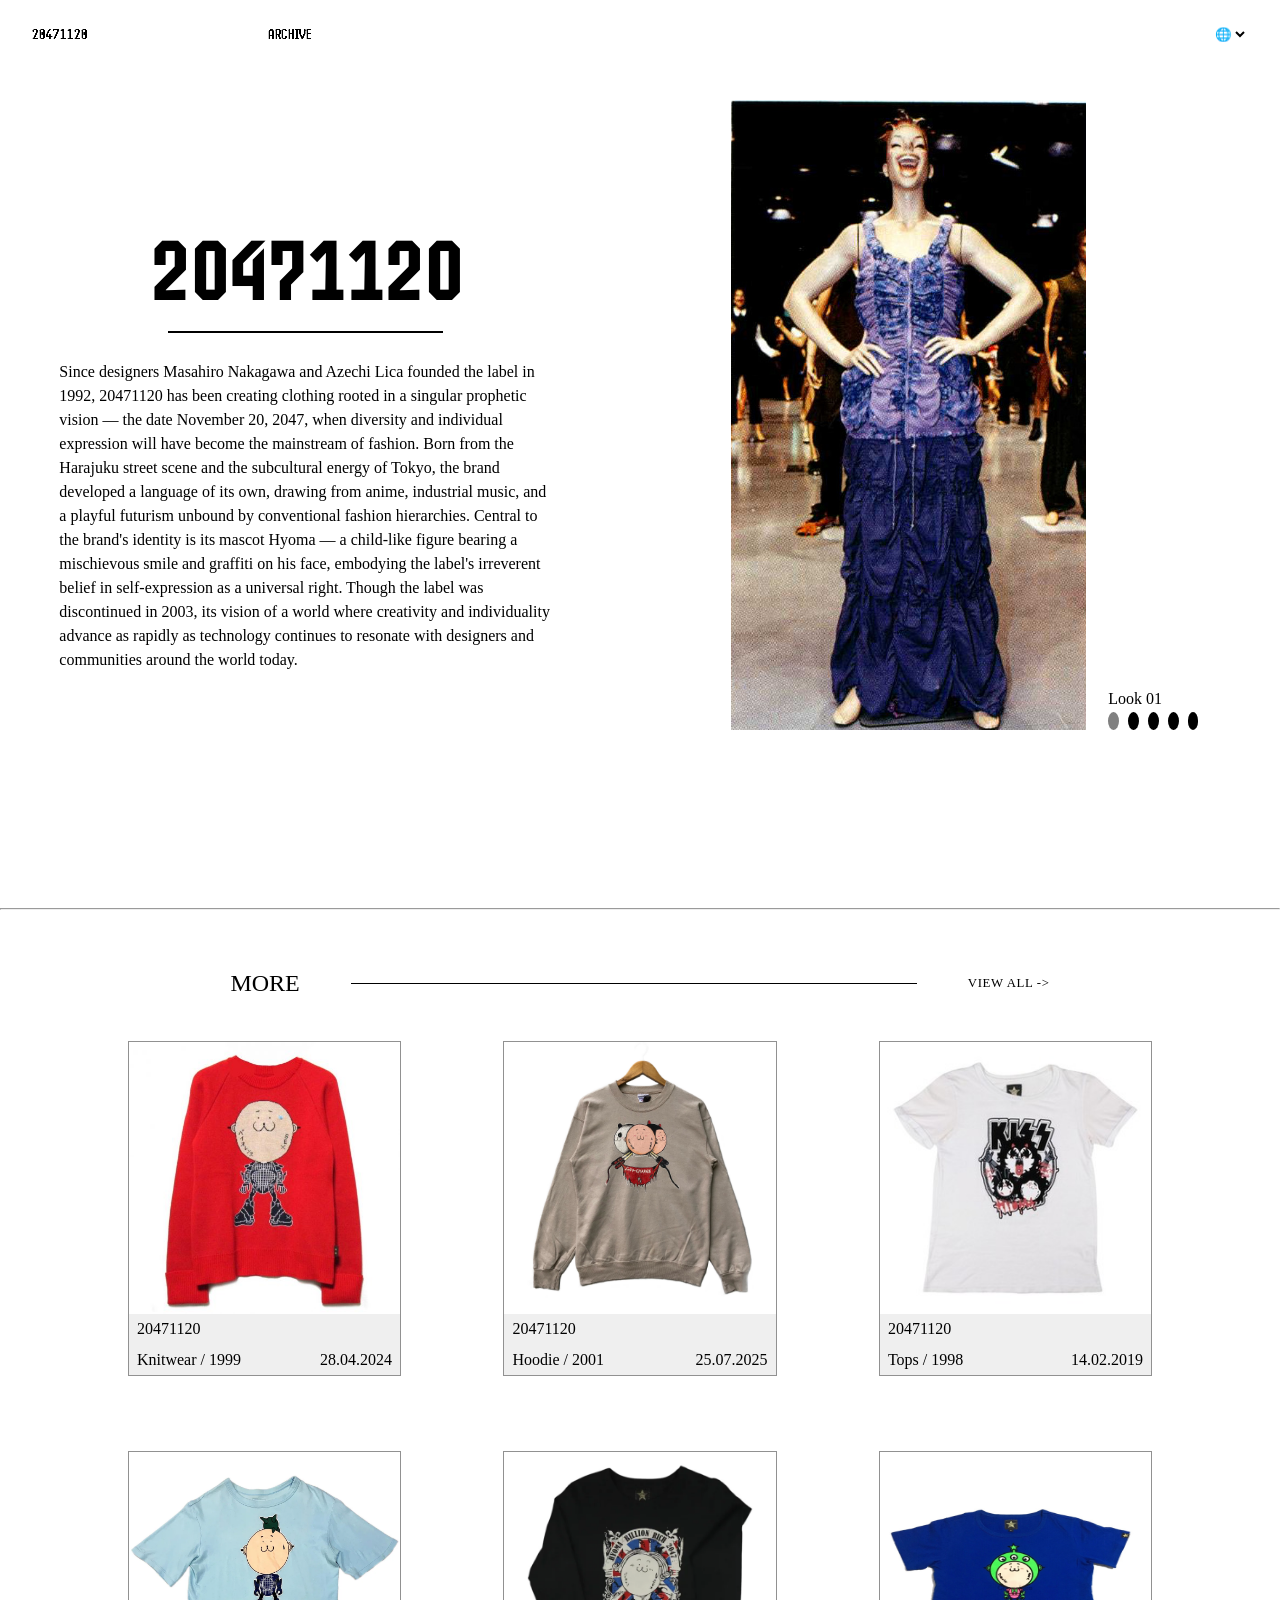
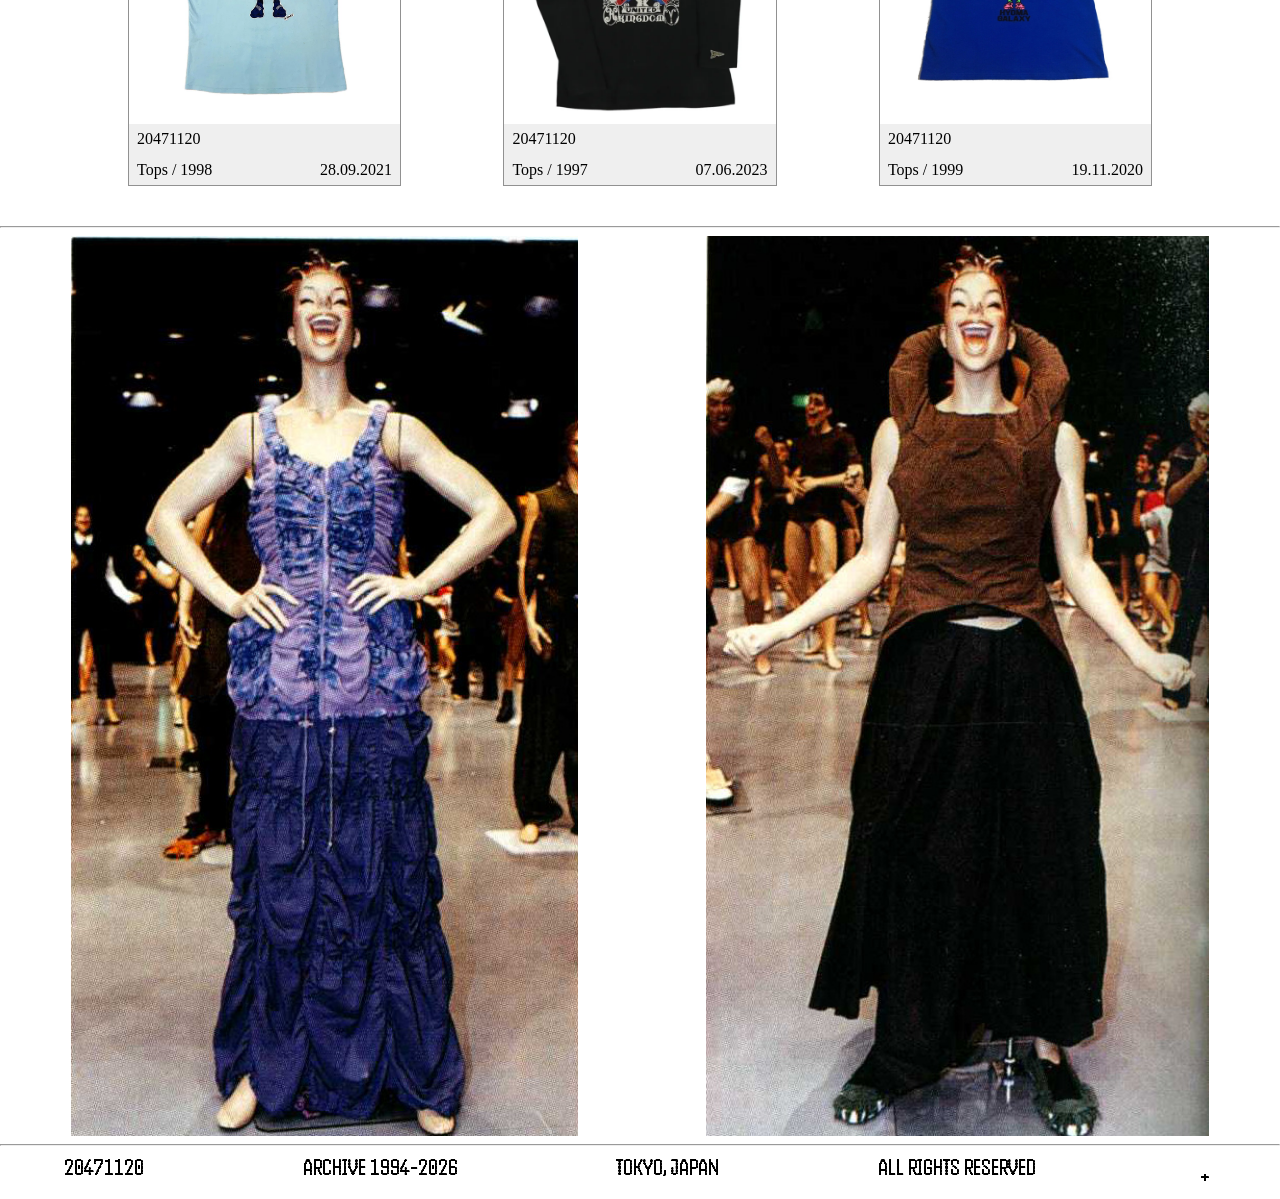
<file: index.html>
<!doctype html>
<html lang="en">
  <head>
    <meta charset="UTF-8" />
    <meta name="viewport" content="width=device-width, initial-scale=1.0" />
    <link rel="preconnect" href="https://fonts.googleapis.com" />
    <link rel="preconnect" href="https://fonts.gstatic.com" crossorigin />
    <link
      href="https://fonts.googleapis.com/css2?family=Handjet:wght,ELSH@100..900,2&display=swap"
      rel="stylesheet"
    />
    <link rel="preconnect" href="https://fonts.googleapis.com">
<link rel="preconnect" href="https://fonts.gstatic.com" crossorigin>
<link href="https://fonts.googleapis.com/css2?family=Handjet:wght,ELSH@100..900,2&family=Iceberg&family=Imbue:opsz,wght@10..100,100..900&display=swap" rel="stylesheet">
    <link rel="preconnect" href="https://fonts.googleapis.com" />
    <link rel="preconnect" href="https://fonts.gstatic.com" crossorigin />
    <link
      href="https://fonts.googleapis.com/css2?family=Handjet:wght,ELSH@100..900,2&family=Iceberg&display=swap"
      rel="stylesheet"
    />
    <link rel="stylesheet" href="css/index.css" />
    <title>Main</title>
    <link rel="icon" type="image/x-icon" href="/images/logo.avif">
  </head>
  <body>
    <div id="first">
      <nav>
        <span class="logo">20471120</span>
        <span class="archive">ARCHIVE</span>
        <select class="lang">
          <option selected>🌐</option>
          <option>En</option>
          <option>Fr</option>
        </select>
      </nav>
      <main>
        <aside>
          <h1>20471120</h1>
          <hr class="hr_1" />
          <span class="inf">
            Since designers Masahiro Nakagawa and Azechi Lica founded the label
            in 1992, 20471120 has been creating clothing rooted in a singular
            prophetic vision — the date November 20, 2047, when diversity and
            individual expression will have become the mainstream of fashion.
            Born from the Harajuku street scene and the subcultural energy of
            Tokyo, the brand developed a language of its own, drawing from
            anime, industrial music, and a playful futurism unbound by
            conventional fashion hierarchies. Central to the brand's identity is
            its mascot Hyoma — a child-like figure bearing a mischievous smile
            and graffiti on his face, embodying the label's irreverent belief in
            self-expression as a universal right. Though the label was
            discontinued in 2003, its vision of a world where creativity and
            individuality advance as rapidly as technology continues to resonate
            with designers and communities around the world today.
          </span>
        </aside>
        <div id="container_img">
          <img id="slider_img" src="" alt="" />
          <div class="controls">
            <span id="look">Look 01</span>
            <div id="container_circle"></div>
          </div>
        </div>
      </main>
    </div>
    <hr/>
    <div id="second">
      <header class="gallery">
        <h2>MORE</h2>
        <div class="line"></div>
        <a href="more.html">VIEW ALL -></a>
      </header>
      <div id="grid" class="grid"></div>
    </div>
    <hr />
    <div id="third">
      <a href=""><img src="images/runway_4.jpeg" alt="" /></a>
      <a href=""><img src="images/runway_5.jpeg" alt="" /></a>
    </div>
    <hr />
    <footer>
      <span class="foot">20471120</span>
      <span class="foot">ARCHIVE 1994-2026</span>
      <span class="foot">TOKYO, JAPAN</span>
      <span class="foot">ALL RIGHTS RESERVED</span>
     <button class="foot" id="plus"></button>
    </footer>
    <div id="hide">
        <h3><a href="about.html">ABOUT</a></h3>
        <h3><a href="contact.html">TRANSMISSION</a></h3>
    </div>
  </body>
  <script src="js/data.js"></script>
  <script src="js/footer.js"></script>
  <script src="js/scroll.js"></script>
  <script src="js/gallery.js"></script>
</html>
</file>
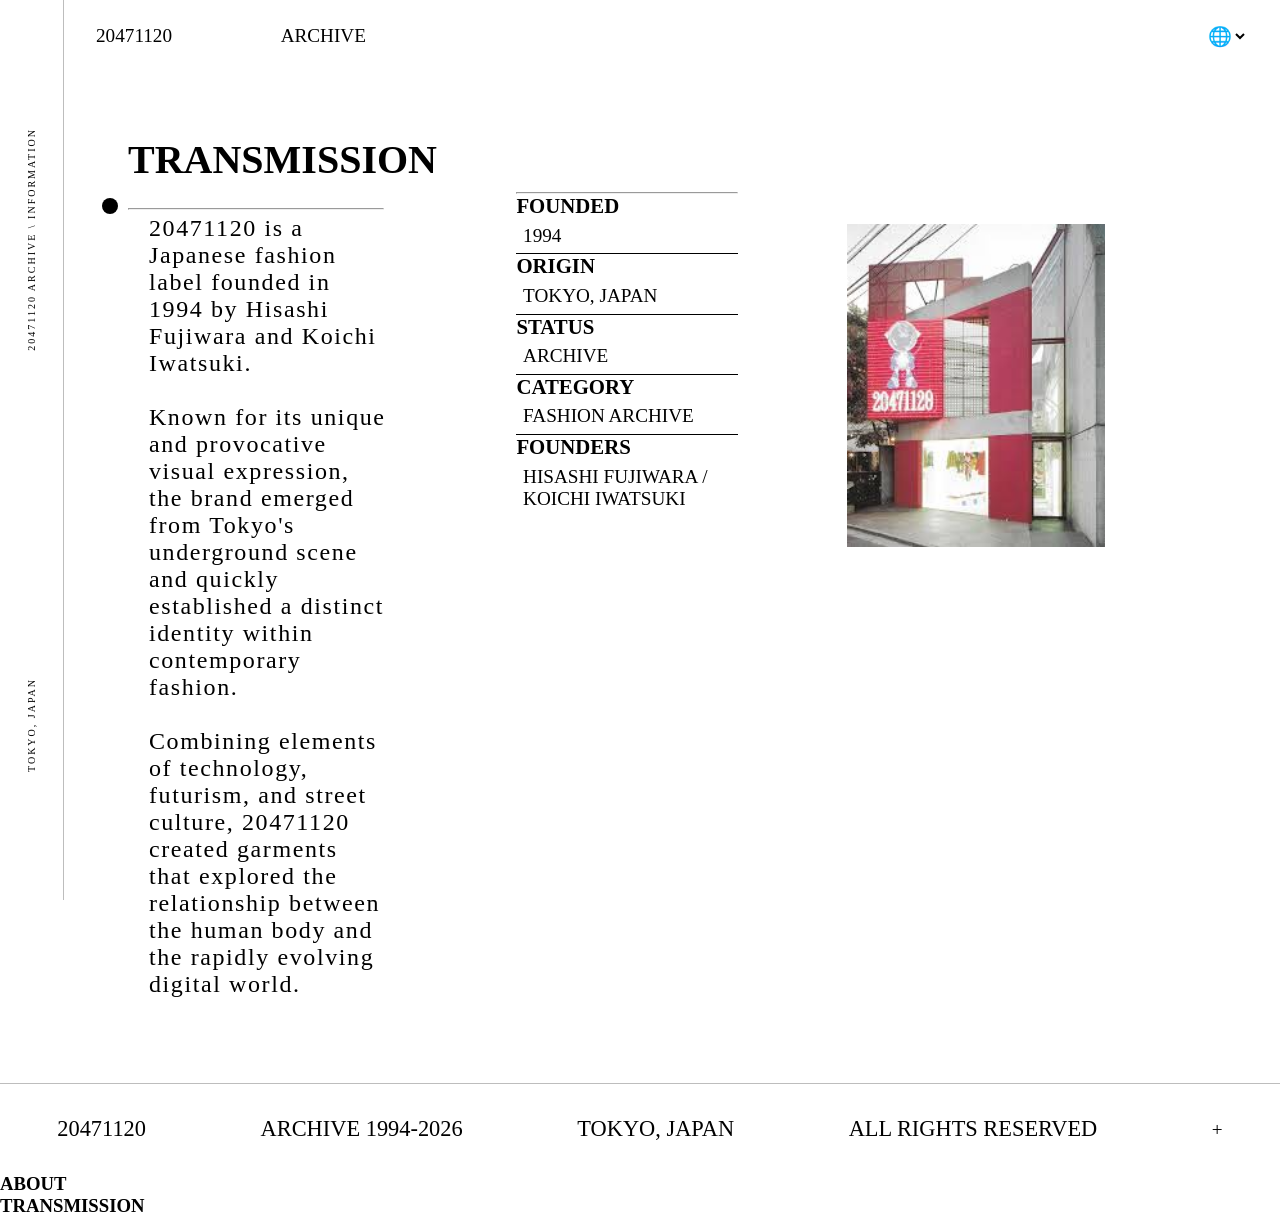
<file: about.html>
<!DOCTYPE html>
<html lang="en">
<head>
  <meta charset="UTF-8">
  <meta name="viewport" content="width=device-width, initial-scale=1.0">
  <title>About</title>
  <link rel="stylesheet" href="/css/about.css">
  <link rel="icon" type="image/x-icon" href="/images/logo.avif">
</head>

<body>

<aside>
  <span class="side">20471120 ARCHIVE \ INFORMATION</span>
  <span class="side">TOKYO, JAPAN</span>
</aside>

<header>
  <span class="logo">20471120</span>
  <span class="archive">ARCHIVE</span>
  <select class="lang">
    <option selected>🌐</option>
    <option>En</option>
    <option>Fr</option>
  </select>
</header>

<main>

  <div id="subcont">
    <h2>TRANSMISSION</h2>

    <div id="container">

      <div id="first">
        <div class="circle"></div>
        <hr class="firstHr">

        <p>
          20471120 is a Japanese fashion label founded in 1994 by Hisashi Fujiwara and Koichi Iwatsuki.<br><br>
          Known for its unique and provocative visual expression, the brand emerged from Tokyo's underground scene and quickly established a distinct identity within contemporary fashion.<br><br>
          Combining elements of technology, futurism, and street culture, 20471120 created garments that explored the relationship between the human body and the rapidly evolving digital world.
        </p>
      </div>

      <div id="second">
        <hr>

        <h3>FOUNDED</h3>
        <div class="info"><span>1994</span></div>
        <div class="line"></div>

        <h3>ORIGIN</h3>
        <div class="info"><span>TOKYO, JAPAN</span></div>
        <div class="line"></div>

        <h3>STATUS</h3>
        <div class="info"><span>ARCHIVE</span></div>
        <div class="line"></div>

        <h3>CATEGORY</h3>
        <div class="info"><span>FASHION ARCHIVE</span></div>
        <div class="line"></div>

        <h3>FOUNDERS</h3>
        <div class="info"><span>HISASHI FUJIWARA / KOICHI IWATSUKI</span></div>
      </div>
      <div id="third">
        <img src="/images/shop.jpg" alt="shop">
      </div>
    </div>
  </div>
</main>
    <footer>
      <span class="foot">20471120</span>
      <span class="foot">ARCHIVE 1994-2026</span>
      <span class="foot">TOKYO, JAPAN</span>
      <span class="foot">ALL RIGHTS RESERVED</span>
      <button class="foot"><a href="index.html">+</a></button>
    </footer>
    <div id="hide">
      <h3>ABOUT</h3>
      <h3>TRANSMISSION</h3>
    </div>
</body>
</html>
</file>
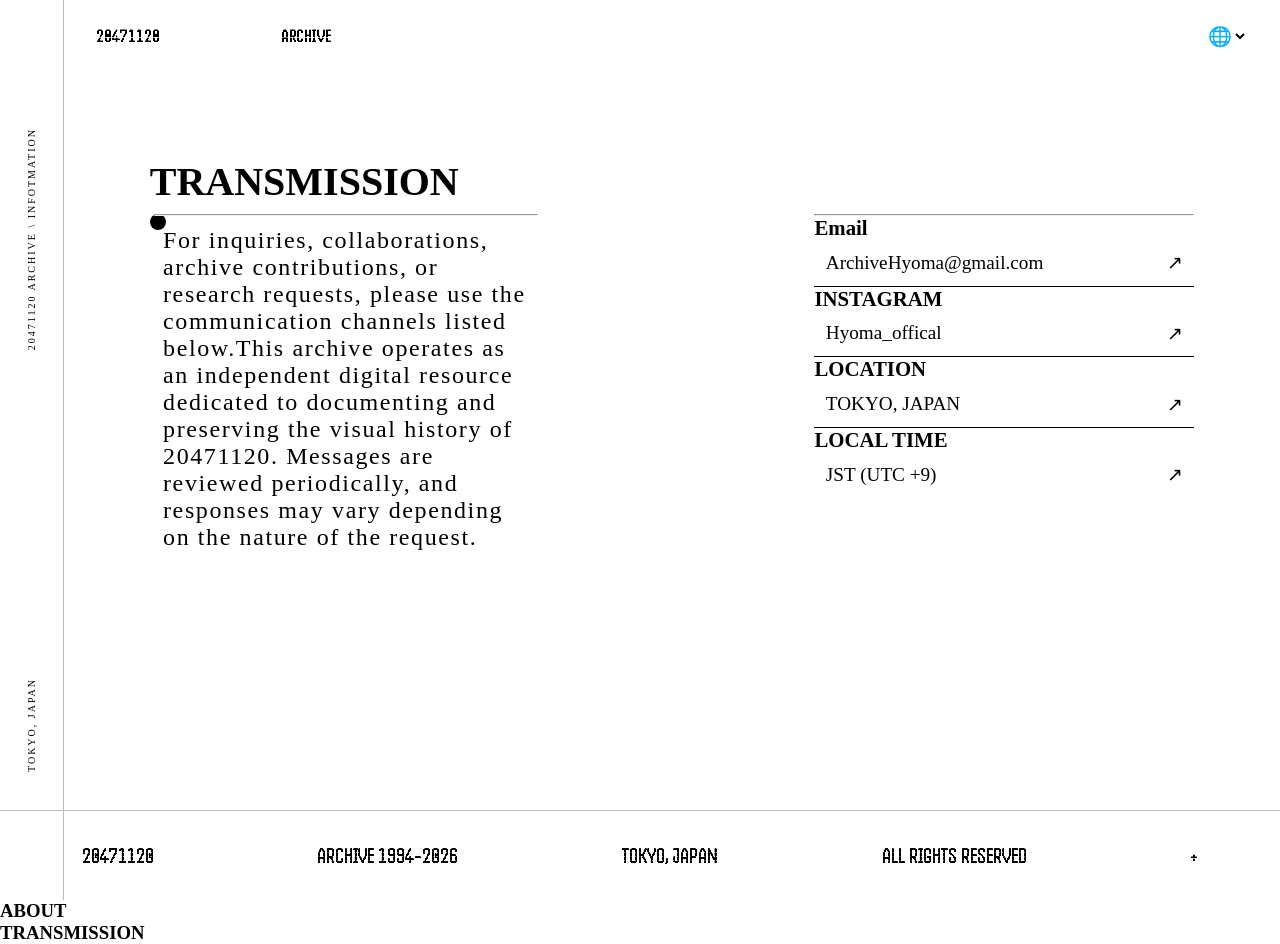
<file: contact.html>
<!doctype html>
<html lang="en">
  <head>
    <meta charset="UTF-8" />
    <meta name="viewport" content="width=device-width, initial-scale=1.0" />
    <title>About</title>
    <link rel="preconnect" href="https://fonts.googleapis.com">
<link rel="preconnect" href="https://fonts.gstatic.com" crossorigin>
<link href="https://fonts.googleapis.com/css2?family=Handjet:wght,ELSH@100..900,2&display=swap" rel="stylesheet">
    <link rel="stylesheet" href="/css/contact.css" />
    <link rel="icon" type="image/x-icon" href="/images/logo.avif">
  </head>
  <body>
    <aside>
      <span class="side">20471120 ARCHIVE \ INFOTMATION</span>
      <span class="side">TOKYO, JAPAN</span>
    </aside>
    <header>
      <span class="logo">20471120</span>
      <span class="archive">ARCHIVE</span>
      <select class="lang">
        <option selected>🌐</option>
        <option>En</option>
        <option>Fr</option>
      </select>
    </header>
    <main>
      <div id="subcont">
        <h2>TRANSMISSION</h2>
        <div id="container">
        <div id="first">
        <div class="circle"></div>
        <hr class="firstHr">
        <p>For inquiries, collaborations, archive contributions, or research requests, please use the communication channels listed below.This archive operates as an independent digital resource dedicated to documenting and preserving the visual history of 20471120. Messages are reviewed periodically, and responses may vary depending on the nature of the request.</p>
      </div>
      <div id="second">
        <hr>
        <h3>Email</h3>
        <div class="info">
        <span>ArchiveHyoma@gmail.com</span>
        <span><a href="mailto:archivehyoma@gmail.com">↗</a></span>
        </div>
        <div class="line"></div>
        <h3>INSTAGRAM</h3>
        <div class="info">
        <span>Hyoma_offical</span>
        <span><a href="https://www.instagram.com/hyoma_offical/">↗</a></span>
        </div>
        <div class="line"></div>
        <h3>LOCATION</h3>
        <div class="info">
        <span>TOKYO, JAPAN</span>
        <span class="url"><a href="">↗</a></span>
        </div>
        <div class="line"></div>
        <h3>LOCAL TIME</h3>
        <div class="info">
        <span>JST (UTC +9)</span>
        <span class="url"><a href="">↗</a></span>
        </div>
      </div>
        </div>
      </div>
    </main>
    <footer>
      <span class="foot">20471120</span>
      <span class="foot">ARCHIVE 1994-2026</span>
      <span class="foot">TOKYO, JAPAN</span>
      <span class="foot">ALL RIGHTS RESERVED</span>
      <button class="foot"><a href="index.html">+</a></button>
    </footer>
    <div id="hide">
      <h3>ABOUT</h3>
      <h3>TRANSMISSION</h3>
    </div>
  </body>
</html>
</file>
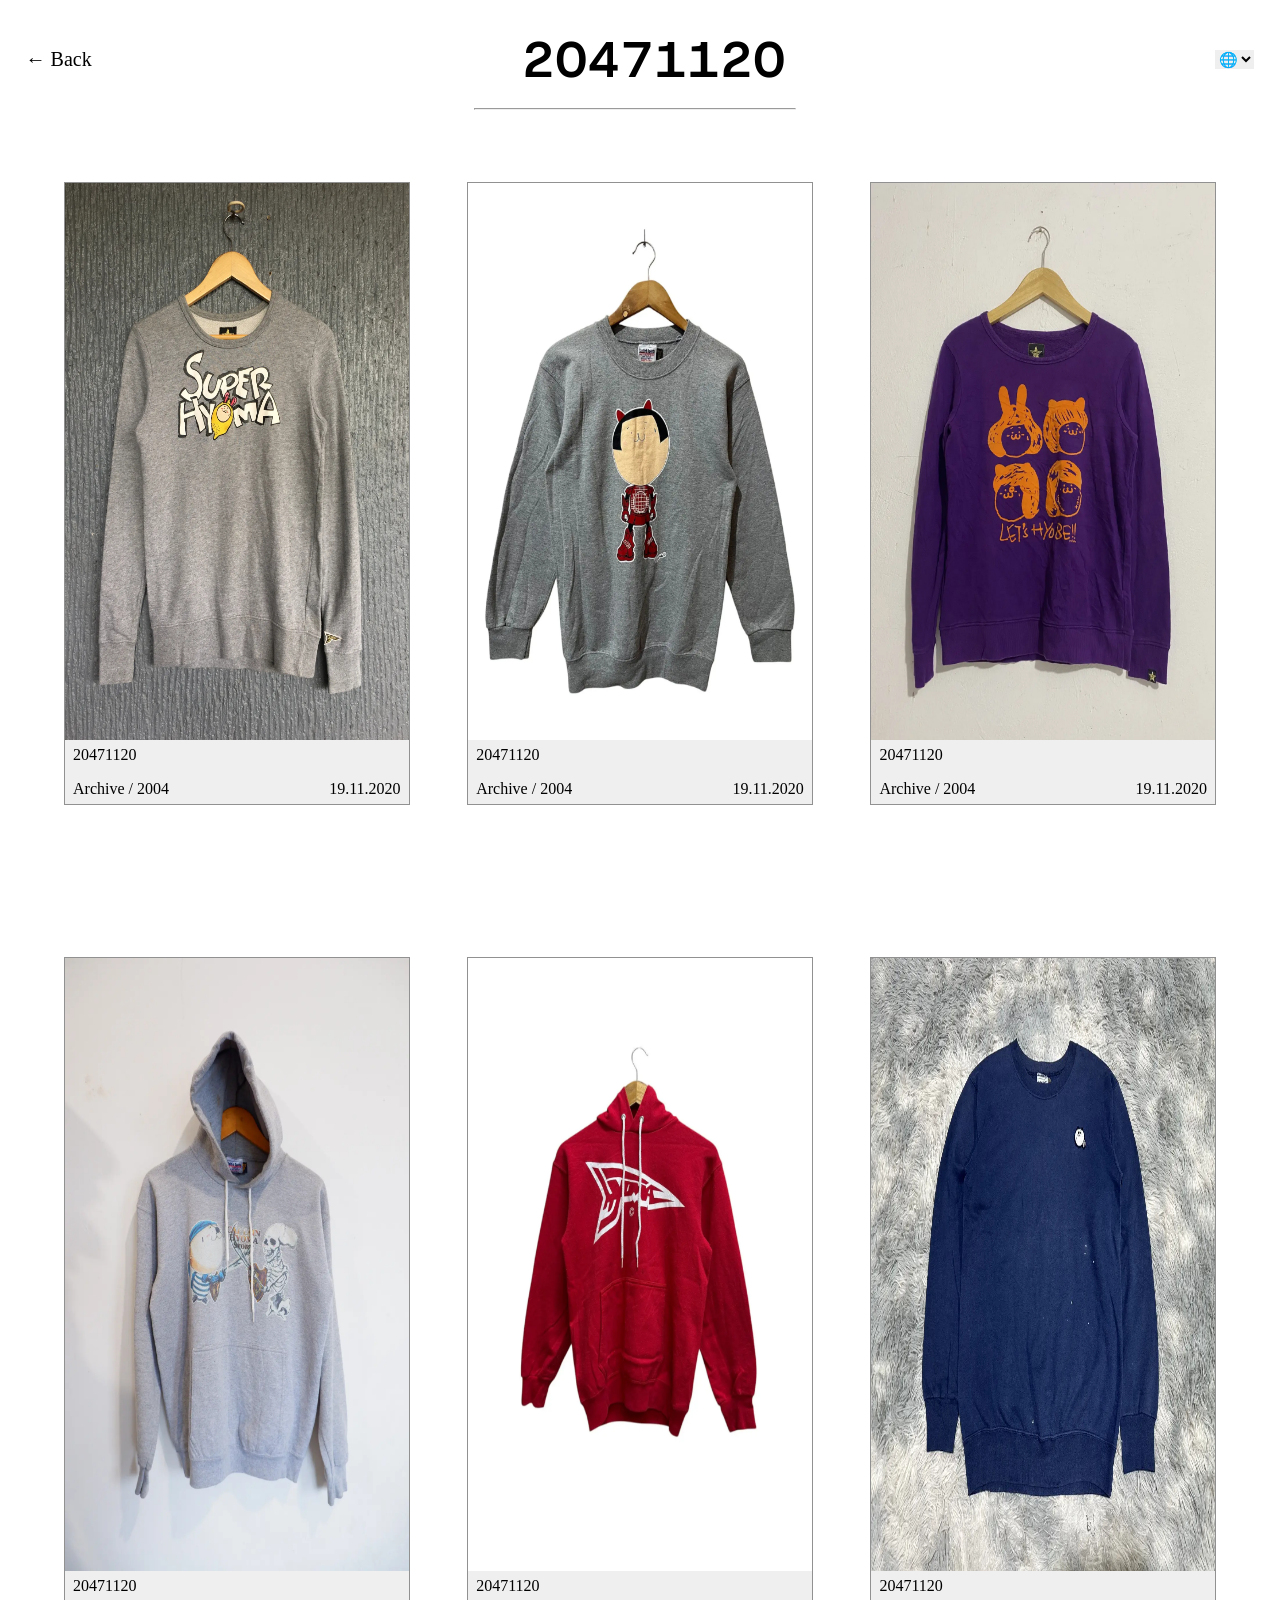
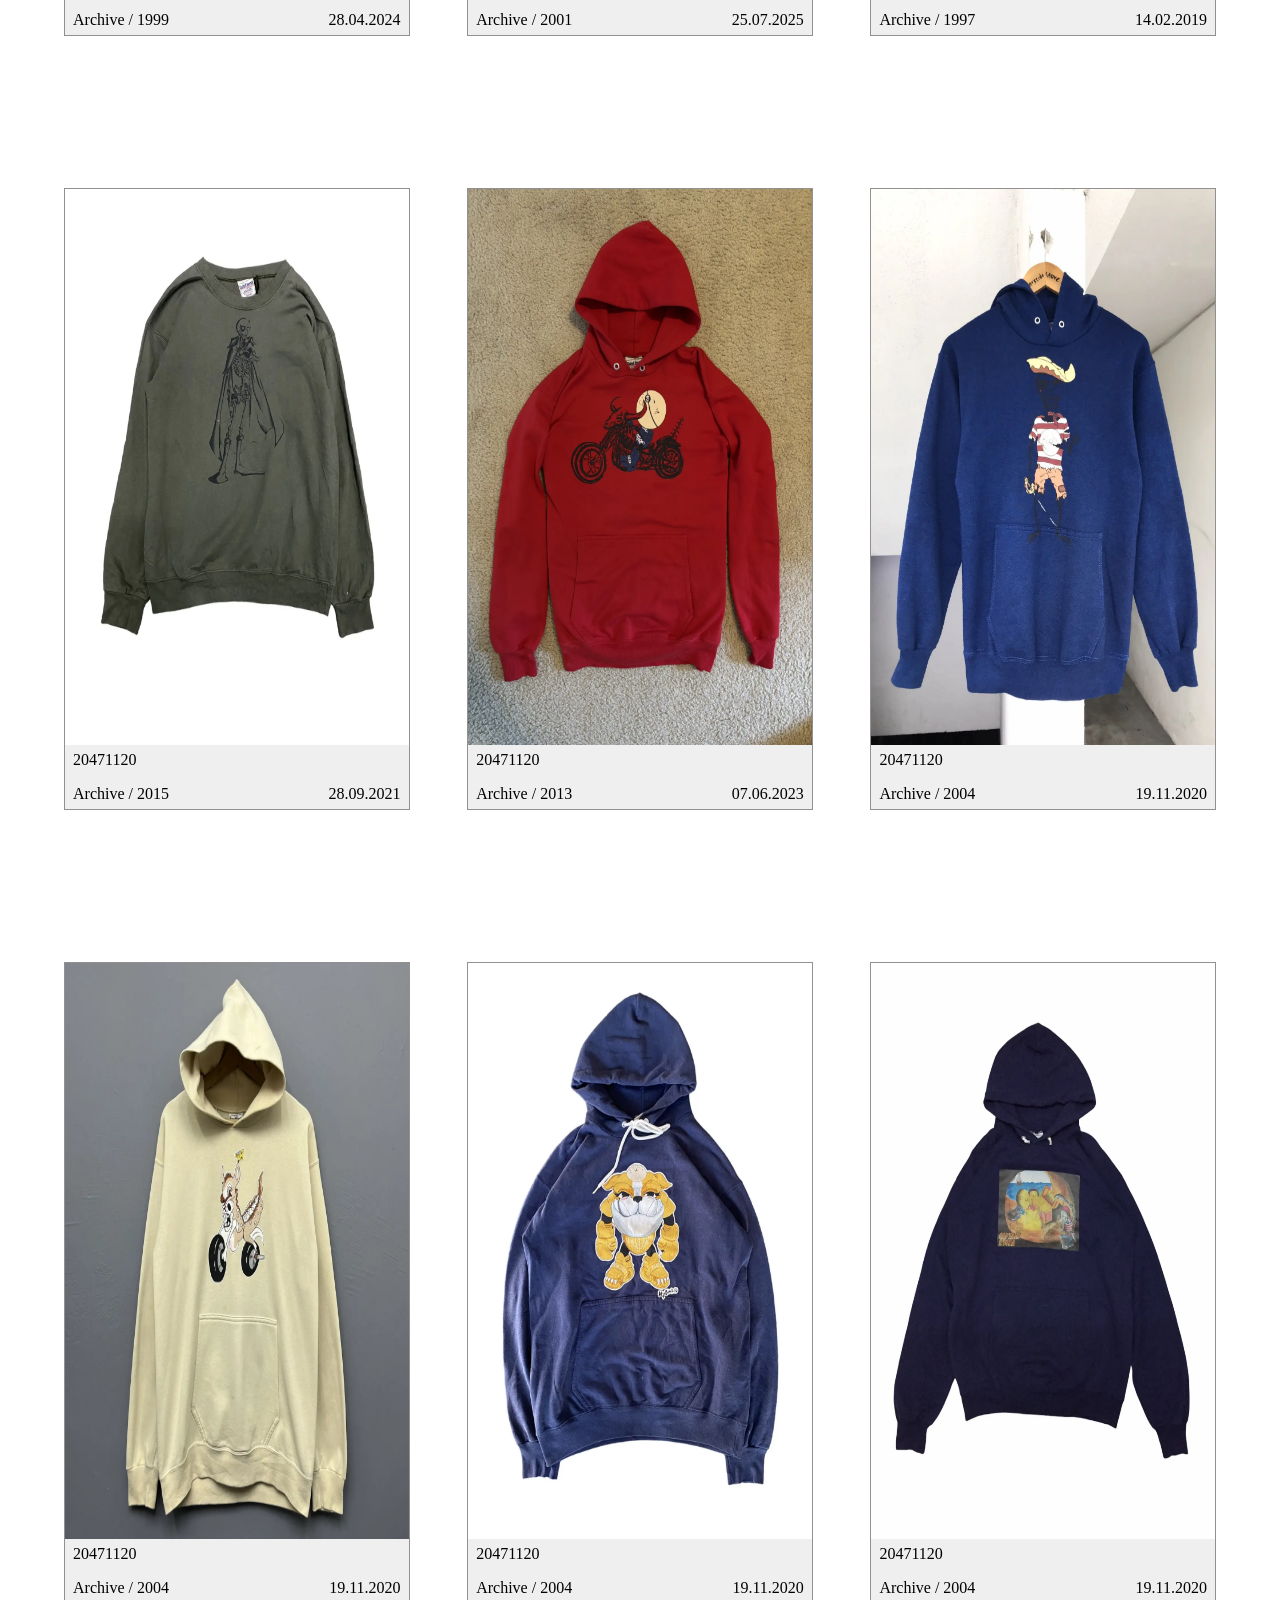
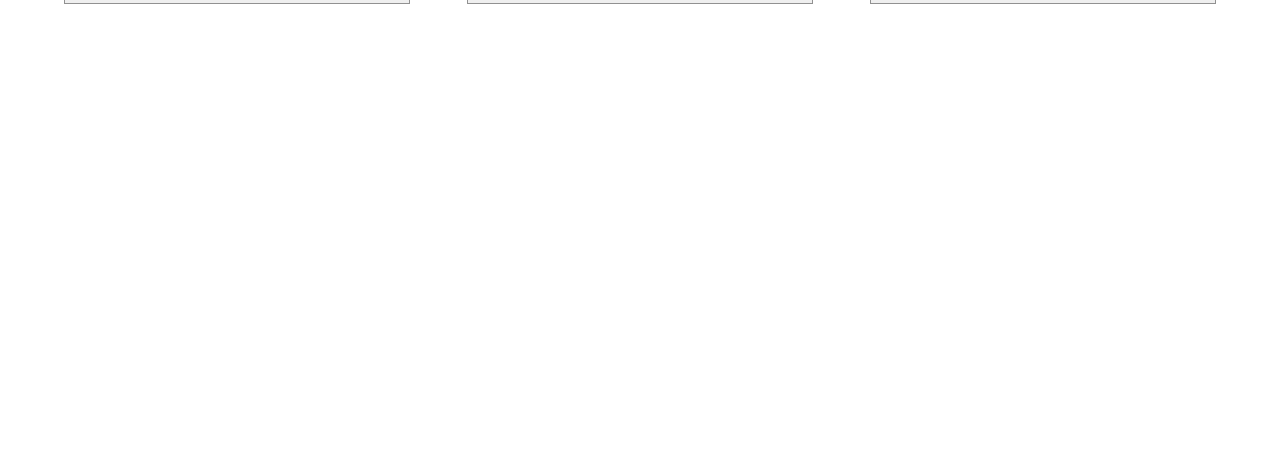
<file: more.html>
<!DOCTYPE html>
<html lang="en">
<head>
    <meta charset="UTF-8">
    <meta name="viewport" content="width=device-width, initial-scale=1.0">
    <title>More</title>
    <link rel="preconnect" href="https://fonts.googleapis.com">
<link rel="preconnect" href="https://fonts.gstatic.com" crossorigin>
<link href="https://fonts.googleapis.com/css2?family=Handjet:wght,ELSH@100..900,2&family=Host+Grotesk:ital,wght@0,300..800;1,300..800&family=Iceberg&family=Iceland&family=Imbue:opsz,wght@10..100,100..900&display=swap" rel="stylesheet">
    <link rel="stylesheet" href="/css/more.css">
    <link rel="icon" type="image/x-icon" href="/images/logo.avif">
</head>
<body>
    <header>
        <a href="index.html">← Back</a>
        <h1>20471120</h1>
        <hr>
        <select>
          <option selected>🌐</option>
          <option>En</option>
          <option>Fr</option>
        </select>
    </header>
    <main>
        <div id="grid" class="grid"></div>
    </main>
</body>
<script src="js/data.js"></script>
<script src="js/bigGallery.js"></script>
</html>
</file>
<file: css/index.css>
body{
    margin: 0;
}

#first{
    height: 100vh;
}

nav{
    display: flex;
    align-items: center;
    padding: 1rem 2rem;
}

.logo{
    flex: 1;
    font-family: Handjet;
}

.archive{
    flex: 4;
    font-family: Handjet;
}

.lang{
    background-color: white;
    border:none;
    height:4vh;
    margin-left: auto;
}

main{
    display: flex;
    width: 100%;
    max-width: 1400px;
    margin: 0 auto;
    align-items: center;
    justify-content: space-between;
    padding: 2rem;
    box-sizing: border-box;
}

aside{
    display: flex;
    flex-direction: column;
    justify-content: center;
    align-items: center;
    width: 45%;
}

h1{
    font-size:5rem;
    margin-bottom: 0;
    font-family: Iceberg;
}

.hr_1{
    width:50%;
    border:1px solid black;
    margin-bottom:5%;
}

.inf{
    max-width:90%;
    letter-spacing:5%;
    line-height: 1.5;
}

#container_img{
    max-width: 45%;
    height:70vh;
    display: flex;
    justify-content: center;
    gap: 5%;
    margin-right:5%;
}

#container_img img{
    max-width: 100%;
    height: 100%;
    opacity: 1;
    transition: opacity 0.5s ease;
}

#container_img img.animation{
    opacity: 0;
}

.controls{
    display: flex;
    flex-direction: column;
    justify-content: flex-end;
    height: 100%;
}

#container_circle{
    display: flex;
    gap: 10%;
    margin-top: 5%;
}

.circle{
    width: 2vh;
    height: 2vh;
    border-radius: 50%;
    background: black;
}

.circle.active{
    background-color: gray;
}

#second {
  height: 100vh;
  display: flex;
  flex-direction: column;
  padding: 2rem 10%;
  box-sizing: border-box;
}

.gallery {
  display: flex;
  align-items: center;
  gap: 5%;
  margin-bottom: 1.5rem;
}

.gallery h2{
    margin-left: 10%;
    font-size: 1.5rem;
    font-weight: 500;
}

.line{
    flex: 1;
    height: 1px;
    background: black;
}

.gallery a{
    margin-right:10%;
    font-size: 0.8rem;
    text-decoration: none;
    color:black;
    letter-spacing: 0.05em;
}

.grid {
  display: grid;
  grid-template-columns: repeat(3, 1fr);
  gap: 10%;        
  min-height:0;  
}

.card {
  display: flex;
  flex-direction: column;
  min-height: 0;
}

.thumb {
  border:0.5px solid rgb(145, 145, 145);
  border-bottom: none;
  flex: 1;
  min-height: 0;
  overflow: hidden;
}

.thumb img {
  width: 100%;
  height: 100%;
}

.card-info {
  border:0.5px solid rgb(145, 145, 145);
  border-top: none;
  padding: 6px 8px;
  flex-shrink: 0;
  background-color: rgb(239, 239, 239);
}

.card-meta {
  margin-top: 5%;
  display: flex;
  justify-content: space-between;
}

#third{
    display: flex;
    justify-content: center;
    width: 100%;
    height: 100vh;
    gap:10%;
}

#third img{
    width:100%;
    height:100vh;
}
 
footer{
    margin-right:5%;
    margin-left:5%;
    display: flex;
    justify-content: space-between;
    height:5vh;
}

#plus{
    cursor: pointer;
}

#plus::before {
    content: "+";
}

#plus.open::before {
    content: "-";
}

.foot{
    background-color: white;
    border: none;
     height:5vh;
    font-family:Handjet;
    font-size: 1.5rem;
}

#hide{
    display: flex;
    justify-content: center;
    gap:40%;
    height:5vh;
}

#hide h3{
    height:5vh;
    font-family: Imbue;
}

#hide a{
    text-decoration: none;
    color:black;
}
</file>
<file: css/about.css>
*{
    margin:0;
    padding:0;
    box-sizing:border-box;
}

body{
    width:100%;
    height:100vh;
    overflow:hidden;
    background:#fff;
}

aside{
    position:fixed;
    width:5%;
    height:100vh;
    border-right:1px solid #bdbdbd;
    display:flex;
    flex-direction:column;
    justify-content:space-between;
    align-items:center;
    padding:8rem 0;
}

.side{
    writing-mode:vertical-rl;
    transform:rotate(180deg);
    font-size:10px;
    letter-spacing:2px;
}

header{
    margin-left:5%;
    height:8vh;
    display:flex;
    align-items:center;
    padding:0 2rem;
}

.logo{
    flex:1;
    font-family:Handjet;
    font-size:1.2rem;
}

.archive{
    flex:5;
    font-family:Handjet;
    font-size:1.2rem;
}

.lang{
    border:none;
    background:white;
    cursor:pointer;
    font-size:1.2rem;
}

main{
    margin-left:5%;
    min-height:82vh;
    padding:4rem;
}

#subcont{
    width:100%;
}

#subcont h2{
    margin-bottom: 1vh;
    font-size: 2.5rem;
}

.firstHr{
    position: absolute;
    right:70%;
    width:20%;
}

#container{
    display: flex;
    width:100%;
}

#first{
    display: flex;
    flex-direction: column;
    width:70%;
    padding: 1rem;

}

.circle{
    position: absolute;
    bottom:76.2%;
    left:8%;
    width: 1rem;
    height: 1rem;
    background-color: black;
    border-radius: 100%;
}

#first p{
    padding: 2%;
    font-size: 1.5rem;
    letter-spacing:0.1rem;
    margin-top:1%;
}

#second{
    margin-left: 10%;
    width:60%;
}

.info{
    display:flex;
    justify-content:space-between;
    align-items:center;
    margin-bottom:0 .5rem;
    padding: 3%;
}

.line{
    width:100%;
    height:1px;
    background:#000;
}

#third{
    width:100%;
    margin-top:2rem;
    margin-left: 10%;
}

#third img{
    width:70%;
    height:auto;
    display:block;
    object-fit:cover;
}

.title{
    font-size:4rem;
    font-weight:300;
    letter-spacing:4px;
    margin-bottom:2rem;
}

footer{
    height:10vh;
    border-top:1px solid #bdbdbd;
    display:flex;
    align-items:center;
    justify-content:space-around;
}
#second h3{
    font-size: 1.3rem;
}
#second span,a{
    text-decoration: none;
    color:black;
    font-size: 1.2rem;
}

.foot{
    border:none;
    background:white;

    font-family:Handjet;
    font-size:1.4rem;
}

#plus{
    cursor:pointer;
    font-size:2rem;
}

footer a{
    text-decoration: none;
    color: black;
}
</file>
<file: css/contact.css>
*{
    margin:0;
    padding:0;
    box-sizing:border-box;
}

body{
    width:100%;
    height:100vh;
    overflow:hidden;
    background:#fff;
}

aside{
    position:fixed;
    width:5%;
    height:100vh;
    border-right:1px solid #bdbdbd;
    display:flex;
    flex-direction:column;
    justify-content:space-between;
    align-items:center;
    padding:8rem 0;
}

.side{
    writing-mode:vertical-rl;
    transform:rotate(180deg);
    font-size:10px;
    letter-spacing:2px;
}

header{
    margin-left:5%;
    height:8vh;
    display:flex;
    align-items:center;
    padding:0 2rem;
}

.logo{
    flex:1;
    font-family:Handjet;
    font-size:1.2rem;
}

.archive{
    flex:5;
    font-family:Handjet;
    font-size:1.2rem;
}

.lang{
    border:none;
    background:white;
    cursor:pointer;
    font-size:1.2rem;
}

main{
    margin-left:5%;
    min-height:82vh;
    padding:4rem;
}

#subcont{
    width:100%;
    padding:2%;
}

#subcont h2{
    margin-bottom: 1vh;
    font-size: 2.5rem;
}

.firstHr{
    position: absolute;
    right: 58%;
    width:30%;
}

#container{
    display: flex;
    width:100%;
}

#first{
    display: flex;
    flex-direction: column;
    width:70%;
}

.circle{
    position: absolute;
    bottom:74.5%;
    width: 1rem;
    height: 1rem;
    background-color: black;
    border-radius: 100%;
}

#first p{
    padding: 2%;
    font-size: 1.5rem;
    max-width:60%;
    letter-spacing:0.1rem;
}

#second{
    width:40%;
}

.info{
    display:flex;
    justify-content:space-between;
    align-items:center;
    margin-bottom:0 .5rem;
    padding: 3%;
}

.line{
    width:100%;
    height:1px;
    background:#000;
}


.title{
    font-size:4rem;
    font-weight:300;
    letter-spacing:4px;
    margin-bottom:2rem;
}

footer{
    height:10vh;
    border-top:1px solid #bdbdbd;
    display:flex;
    align-items:center;
    justify-content:space-around;
}
#second h3{
    font-size: 1.3rem;
}
#second span,a{
    text-decoration: none;
    color:black;
    font-size: 1.2rem;
}

.foot{
    border:none;
    background:white;

    font-family:Handjet;
    font-size:1.4rem;
}

#plus{
    cursor:pointer;
    font-size:2rem;
}

footer a{
    text-decoration: none;
    color: black;
}
</file>
<file: css/more.css>
*{
    margin: 0;
    padding: 0;
}

header{
    display: flex;
    justify-content: space-between;
    align-items: center;
    flex-direction: row;
    padding: 2%;
    font-size: 20px;
}

header a{
    text-decoration: none;
    color:black;
}

header select{
    font-size: 15px;
    border: none;
}

header hr{
   position: absolute;
   width:25%;
   top:12%;
   left: 37%;
}

header h1{
  font-family: Host Grotesk;
  font-size: 50px;
}

main{
  height:350vh;
  display: flex;
  justify-content: center;
  margin-bottom:30%;
}

.grid {
  display: grid;
  grid-template-columns: repeat(3, 1fr);
  padding:5%;      
  gap:5%; 
}

.card {
  display: flex;
  flex-direction: column;
}

.thumb {
  border:0.5px solid rgb(145, 145, 145);
  border-bottom: none;
  flex: 1;
  overflow: hidden;
}

.thumb img {
  width: 100%;
  height: 100%;
}

.card-info {
  border:0.5px solid rgb(145, 145, 145);
  border-top: none;
  padding: 6px 8px;
  flex-shrink: 0;
  background-color: rgb(239, 239, 239);
}

.card-meta {
  margin-top: 5%;
  display: flex;
  justify-content: space-between;
}
</file>
